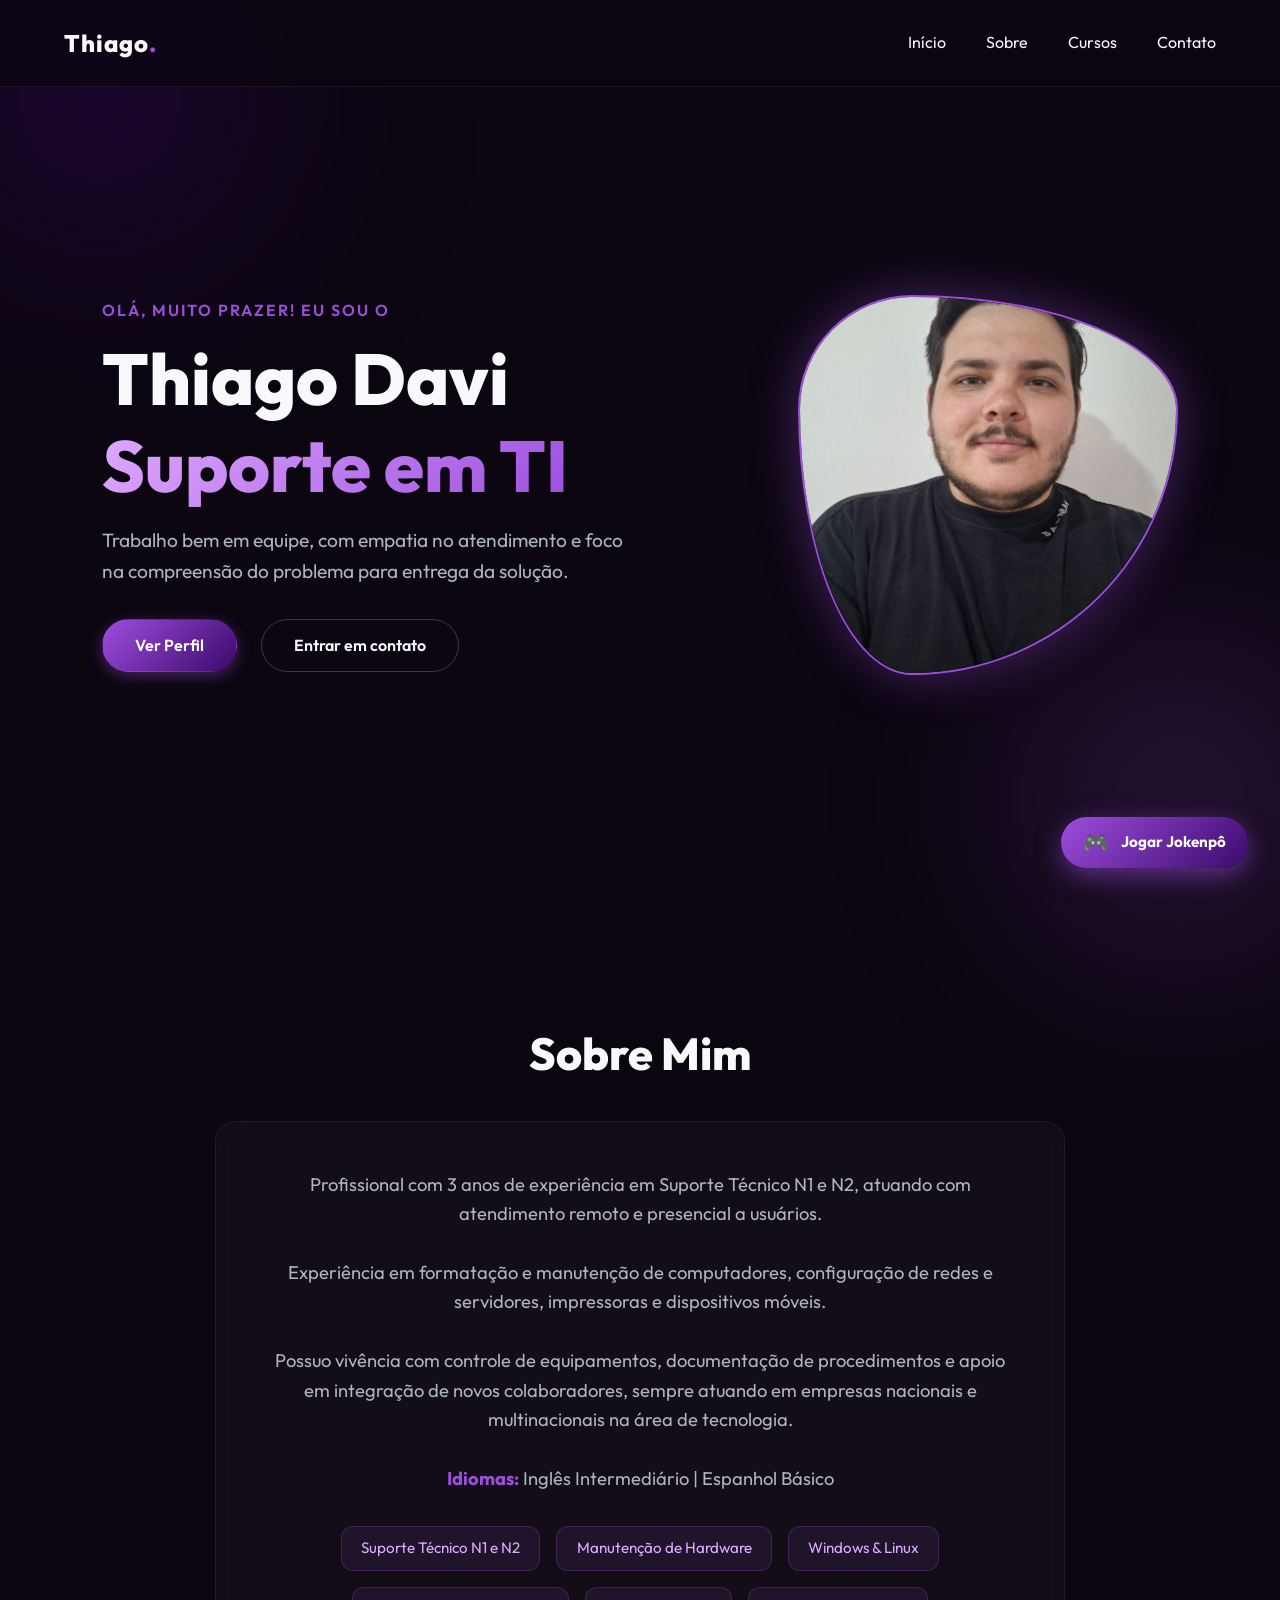
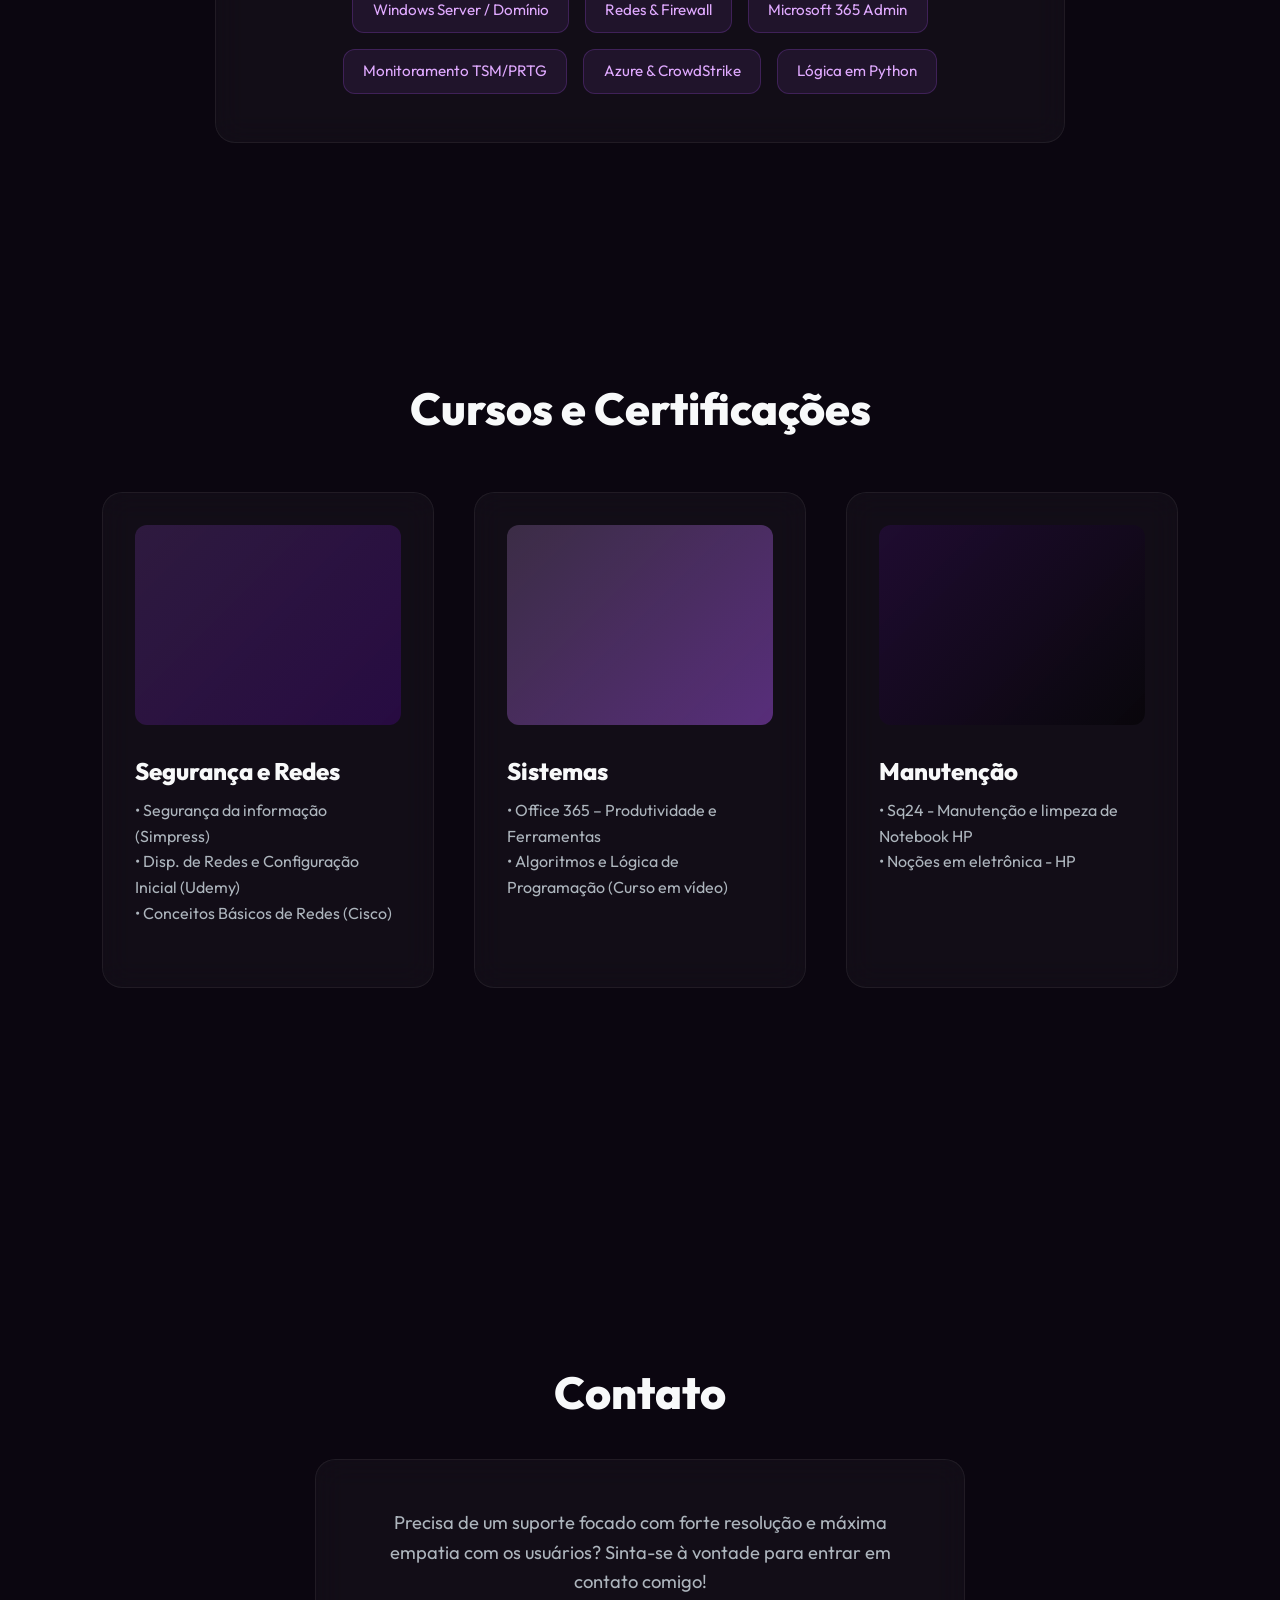
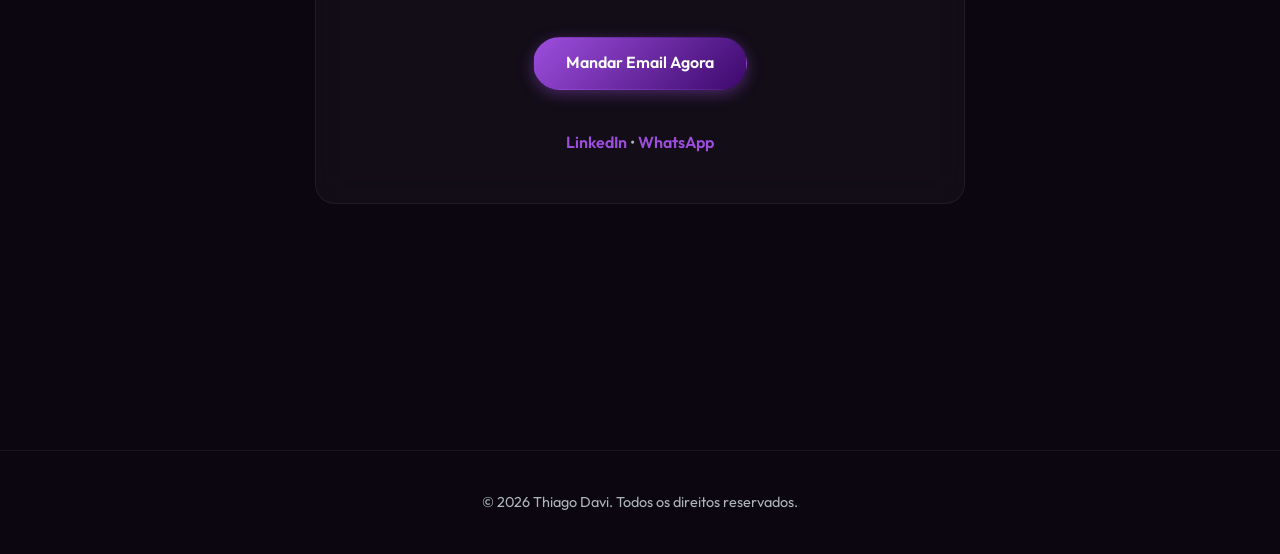
<file: index.html>
<!DOCTYPE html>
<html lang="pt-BR">
<head>
    <meta charset="UTF-8">
    <meta name="viewport" content="width=device-width, initial-scale=1.0">
    <title>Thiago Davi | Suporte em TI</title>
    <meta name="description" content="Portfólio de Thiago Davi - Profissional de Suporte Técnico.">
    
    <!-- Google Fonts: Outfit -->
    <link rel="preconnect" href="https://fonts.googleapis.com">
    <link rel="preconnect" href="https://fonts.gstatic.com" crossorigin>
    <link href="https://fonts.googleapis.com/css2?family=Outfit:wght@300;400;600;800&display=swap" rel="stylesheet">
    
    <!-- Custom CSS -->
    <link rel="stylesheet" href="style.css">
</head>
<body>
    <!-- Abstract Glow Effects background -->
    <div class="glow bottom-right"></div>
    <div class="glow top-left"></div>

    <nav class="navbar">
        <div class="logo">Thiago<span>.</span></div>
        <ul class="nav-links">
            <li><a href="#hero">Início</a></li>
            <li><a href="#about">Sobre</a></li>
            <li><a href="#projects">Cursos</a></li>
            <li><a href="#contact">Contato</a></li>
        </ul>
    </nav>

    <main>
        <section id="hero" class="hero section hidden">
            <div class="hero-content">
                <p class="greeting">Olá, muito prazer! Eu sou o</p>
                <h1 class="title">Thiago Davi<br><span>Suporte em TI</span></h1>
                <p class="subtitle">Trabalho bem em equipe, com empatia no atendimento e foco na compreensão do problema para entrega da solução.</p>
                <div class="hero-buttons">
                    <a href="#about" class="btn btn-primary">Ver Perfil</a>
                    <a href="#contact" class="btn btn-secondary">Entrar em contato</a>
                </div>
            </div>
            <div class="hero-image-container">
                <img src="avatar.jpg" alt="Foto de Thiago Davi" class="hero-image" id="profile-pic">
            </div>
        </section>

        <section id="about" class="about section hidden">
            <h2 class="section-title">Sobre Mim</h2>
            <div class="about-content glass-card">
                <p style="margin-bottom: 2rem;">Profissional com 3 anos de experiência em Suporte Técnico N1 e N2, atuando com atendimento remoto e presencial a usuários.<br><br>Experiência em formatação e manutenção de computadores, configuração de redes e servidores, impressoras e dispositivos móveis.<br><br>Possuo vivência com controle de equipamentos, documentação de procedimentos e apoio em integração de novos colaboradores, sempre atuando em empresas nacionais e multinacionais na área de tecnologia.<br><br><span style="color: var(--accent-purple); font-weight: bold;">Idiomas:</span> Inglês Intermediário | Espanhol Básico</p>
                <div class="skills">
                    <span class="skill-tag">Suporte Técnico N1 e N2</span>
                    <span class="skill-tag">Manutenção de Hardware</span>
                    <span class="skill-tag">Windows & Linux</span>
                    <span class="skill-tag">Windows Server / Domínio</span>
                    <span class="skill-tag">Redes & Firewall</span>
                    <span class="skill-tag">Microsoft 365 Admin</span>
                    <span class="skill-tag">Monitoramento TSM/PRTG</span>
                    <span class="skill-tag">Azure & CrowdStrike</span>
                    <span class="skill-tag">Lógica em Python</span>
                </div>
            </div>
        </section>

        <section id="projects" class="projects section hidden">
            <h2 class="section-title">Cursos e Certificações</h2>
            <div class="projects-grid">
                <div class="project-card glass-card">
                    <div class="project-img placeholder-1"></div>
                    <h3>Segurança e Redes</h3>
                    <p>• Segurança da informação (Simpress)<br>• Disp. de Redes e Configuração Inicial (Udemy)<br>• Conceitos Básicos de Redes (Cisco)</p>
                </div>
                <div class="project-card glass-card">
                    <div class="project-img placeholder-2"></div>
                    <h3>Sistemas</h3>
                    <p>• Office 365 – Produtividade e Ferramentas<br>• Algoritmos e Lógica de Programação (Curso em vídeo)</p>
                </div>
                <div class="project-card glass-card">
                    <div class="project-img placeholder-3"></div>
                    <h3>Manutenção</h3>
                    <p>• Sq24 - Manutenção e limpeza de Notebook HP<br>• Noções em eletrônica - HP</p>
                </div>
            </div>
        </section>

        <section id="contact" class="contact section hidden">
            <h2 class="section-title">Contato</h2>
            <div class="contact-content glass-card">
                <p>Precisa de um suporte focado com forte resolução e máxima empatia com os usuários? Sinta-se à vontade para entrar em contato comigo!</p>
                <a href="mailto:contato@exemplo.com.br" class="btn btn-primary">Mandar Email Agora</a>
                <div class="social-links">
                    <a href="https://www.linkedin.com/in/thiago-davi-27793626a/" target="_blank">LinkedIn</a> • <a href="https://wa.me/5541987349617" target="_blank">WhatsApp</a>
                </div>
            </div>
        </section>
    </main>

    <!-- Balão flutuante → Jokenpô -->
    <a href="jokenpo/index.html" class="fab" id="fab-jokenpo" title="Jogar Jokenpô">
        <span class="fab-icon">🎮</span>
        <span class="fab-label">Jogar Jokenpô</span>
    </a>

    <style>
    .fab {
        position: fixed;
        bottom: 2rem;
        right: 2rem;
        display: flex;
        align-items: center;
        gap: 0.7rem;
        background: linear-gradient(135deg, #9d4edd, #3c096c);
        color: #fff;
        text-decoration: none;
        padding: 0.85rem 1.4rem;
        border-radius: 50px;
        font-family: 'Outfit', sans-serif;
        font-weight: 700;
        font-size: 0.95rem;
        box-shadow: 0 8px 25px rgba(157, 78, 221, 0.5);
        z-index: 9999;
        transition: transform 0.4s cubic-bezier(0.34, 1.56, 0.64, 1),
                    box-shadow 0.4s ease;
        animation: fabFloat 3s ease-in-out infinite;
    }
    .fab:hover {
        transform: translateY(-6px) scale(1.05) !important;
        box-shadow: 0 14px 35px rgba(157, 78, 221, 0.7);
    }
    .fab-icon { font-size: 1.3rem; line-height: 1; }
    @keyframes fabFloat {
        0%, 100% { transform: translateY(0px); }
        50%       { transform: translateY(-7px); }
    }
    </style>

    <footer>
        <p>&copy; 2026 Thiago Davi. Todos os direitos reservados.</p>
    </footer>

    <!-- Custom Script -->
    <script src="script.js"></script>
</body>
</html>
</file>
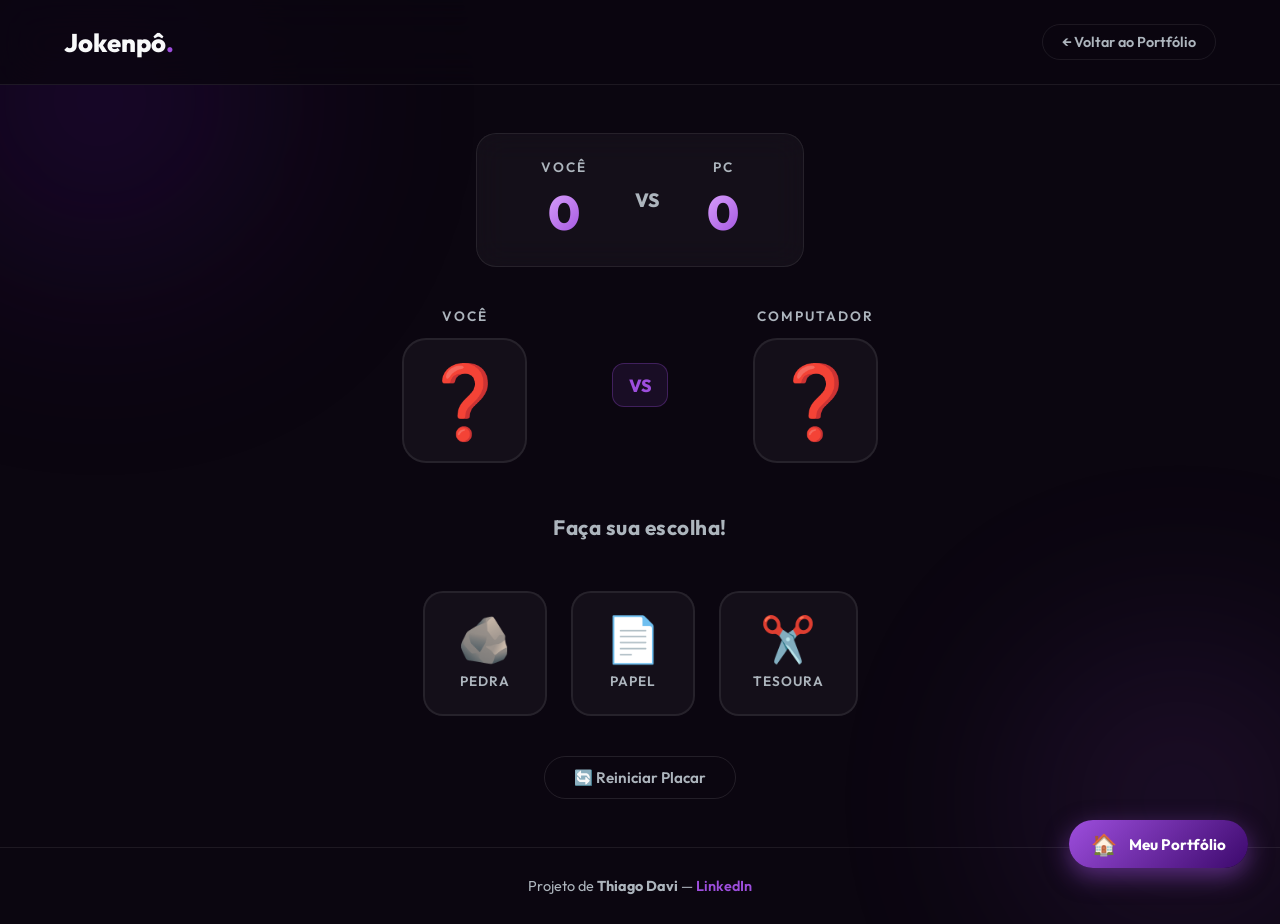
<file: jokenpo/index.html>
<!DOCTYPE html>
<html lang="pt-BR">
<head>
    <meta charset="UTF-8">
    <meta name="viewport" content="width=device-width, initial-scale=1.0">
    <title>Jokenpô | Thiago Davi</title>
    <meta name="description" content="Jogo de Pedra, Papel e Tesoura feito por Thiago Davi.">
    <link rel="preconnect" href="https://fonts.googleapis.com">
    <link rel="preconnect" href="https://fonts.gstatic.com" crossorigin>
    <link href="https://fonts.googleapis.com/css2?family=Outfit:wght@300;400;600;800&display=swap" rel="stylesheet">
    <link rel="stylesheet" href="style.css">
</head>
<body>
    <div class="glow top-left"></div>
    <div class="glow bottom-right"></div>

    <header>
        <div class="logo">Jokenpô<span>.</span></div>
        <a href="../index.html" class="back-btn">← Voltar ao Portfólio</a>
    </header>

    <main>
        <section class="scoreboard glass-card">
            <div class="score-block">
                <span class="score-label">Você</span>
                <span class="score-number" id="player-score">0</span>
            </div>
            <div class="score-divider">VS</div>
            <div class="score-block">
                <span class="score-label">PC</span>
                <span class="score-number" id="pc-score">0</span>
            </div>
        </section>

        <section class="arena">
            <div class="fighter">
                <div class="fighter-label">Você</div>
                <div class="choice-display" id="player-choice">❓</div>
            </div>
            <div class="vs-badge">VS</div>
            <div class="fighter">
                <div class="fighter-label">Computador</div>
                <div class="choice-display" id="pc-choice">❓</div>
            </div>
        </section>

        <div class="result-container">
            <p class="result-text" id="result-text">Faça sua escolha!</p>
        </div>

        <section class="choices">
            <button class="choice-btn" id="btn-rock" onclick="play('rock')">
                <span class="choice-icon">🪨</span>
                <span class="choice-name">Pedra</span>
            </button>
            <button class="choice-btn" id="btn-paper" onclick="play('paper')">
                <span class="choice-icon">📄</span>
                <span class="choice-name">Papel</span>
            </button>
            <button class="choice-btn" id="btn-scissors" onclick="play('scissors')">
                <span class="choice-icon">✂️</span>
                <span class="choice-name">Tesoura</span>
            </button>
        </section>

        <button class="reset-btn" onclick="resetGame()">🔄 Reiniciar Placar</button>
    </main>

    <footer>
        <p>Projeto de <strong>Thiago Davi</strong> &mdash; <a href="https://www.linkedin.com/in/thiago-davi-27793626a/" target="_blank">LinkedIn</a></p>
    </footer>

    <script src="script.js"></script>

    <!-- Balão flutuante → Portfólio -->
    <a href="../index.html" class="fab-back" id="fab-back" title="Voltar ao Portfólio">
        <span class="fab-back-icon">🏠</span>
        <span class="fab-back-label">Meu Portfólio</span>
    </a>

    <style>
    .fab-back {
        position: fixed;
        bottom: 2rem;
        right: 2rem;
        display: flex;
        align-items: center;
        gap: 0.7rem;
        background: linear-gradient(135deg, #9d4edd, #3c096c);
        color: #fff;
        text-decoration: none;
        padding: 0.85rem 1.4rem;
        border-radius: 50px;
        font-family: 'Outfit', sans-serif;
        font-weight: 700;
        font-size: 0.95rem;
        box-shadow: 0 8px 25px rgba(157, 78, 221, 0.5);
        z-index: 9999;
        transition: transform 0.4s cubic-bezier(0.34, 1.56, 0.64, 1),
                    box-shadow 0.4s ease;
        animation: fabFloat 3s ease-in-out infinite;
    }
    .fab-back:hover {
        transform: translateY(-6px) scale(1.05) !important;
        box-shadow: 0 14px 35px rgba(157, 78, 221, 0.7);
    }
    .fab-back-icon { font-size: 1.3rem; line-height: 1; }
    @keyframes fabFloat {
        0%, 100% { transform: translateY(0px); }
        50%       { transform: translateY(-7px); }
    }
    </style>
</body>
</html>
</file>
<file: style.css>
:root {
    /* Palette: Dark theme leaning to purple + black */
    --bg-color: #0b0610;       /* Very dark purple-black */
    --text-main: #f8f9fa;      /* White */
    --text-muted: #adb5bd;     /* Light grey text */
    --accent-purple: #9d4edd;  /* Vibrant Purple */
    --accent-dark: #3c096c;    /* Deep Purple */
    --accent-glow: rgba(157, 78, 221, 0.4); 
    
    /* Glassmorphism Variables */
    --glass-bg: rgba(255, 255, 255, 0.03);
    --glass-border: rgba(255, 255, 255, 0.06);
}

* {
    margin: 0;
    padding: 0;
    box-sizing: border-box;
    font-family: 'Outfit', sans-serif;
}

body {
    background-color: var(--bg-color);
    color: var(--text-main);
    overflow-x: hidden;
    line-height: 1.6;
}

/* Background Glowing Abstract Circles */
.glow {
    position: fixed;
    width: 600px;
    height: 600px;
    border-radius: 50%;
    z-index: -1;
    filter: blur(90px);
    opacity: 0.5;
}

.top-left {
    top: -200px;
    left: -200px;
    background: radial-gradient(circle, var(--accent-dark) 0%, transparent 60%);
}

.bottom-right {
    bottom: -200px;
    right: -200px;
    background: radial-gradient(circle, var(--accent-purple) 0%, transparent 60%);
    opacity: 0.25;
}

/* Typography Enhancements */
h1, h2, h3 {
    font-weight: 800;
    line-height: 1.2;
}

.title {
    font-size: 4.5rem;
    margin-bottom: 1rem;
}

/* Text Gradient Effect */
.title span {
    background: linear-gradient(135deg, #e0aaff, #9d4edd);
    -webkit-background-clip: text;
    -webkit-text-fill-color: transparent;
    display: inline-block;
}

.subtitle {
    font-size: 1.2rem;
    color: var(--text-muted);
    max-width: 550px;
    margin-bottom: 2rem;
}

.section-title {
    font-size: 2.8rem;
    margin-bottom: 2.5rem;
    text-align: center;
}

/* Navbar */
.navbar {
    display: flex;
    justify-content: space-between;
    align-items: center;
    padding: 1.5rem 5%;
    position: fixed;
    top: 0;
    width: 100%;
    background: rgba(11, 6, 16, 0.75);
    backdrop-filter: blur(15px);
    -webkit-backdrop-filter: blur(15px);
    z-index: 1000;
    border-bottom: 1px solid var(--glass-border);
}

.logo {
    font-size: 1.5rem;
    font-weight: 800;
    letter-spacing: 1px;
}

.logo span {
    color: var(--accent-purple);
}

.nav-links {
    list-style: none;
    display: flex;
    gap: 2.5rem;
}

.nav-links a {
    color: var(--text-main);
    text-decoration: none;
    font-size: 1rem;
    font-weight: 400;
    transition: color 0.3s ease;
}

.nav-links a:hover {
    color: var(--accent-purple);
}

/* Reusable Buttons */
.btn {
    display: inline-block;
    padding: 0.8rem 2rem;
    border-radius: 50px;
    text-decoration: none;
    font-weight: 600;
    transition: all 0.4s cubic-bezier(0.175, 0.885, 0.32, 1.275);
    cursor: pointer;
}

.btn-primary {
    background: linear-gradient(135deg, var(--accent-purple), var(--accent-dark));
    color: #fff;
    box-shadow: 0 4px 15px var(--accent-glow);
    border: 1px solid transparent;
}

.btn-primary:hover {
    transform: translateY(-3px);
    box-shadow: 0 8px 25px rgba(157, 78, 221, 0.6);
}

.btn-secondary {
    background: transparent;
    color: var(--text-main);
    border: 1px solid rgba(255, 255, 255, 0.2);
}

.btn-secondary:hover {
    background: var(--glass-bg);
    border-color: var(--accent-purple);
    transform: translateY(-3px);
}

.btn-small {
    padding: 0.6rem 1.2rem;
    font-size: 0.9rem;
    margin-top: 1rem;
    border: 1px solid var(--accent-purple);
    color: var(--text-main);
    align-self: flex-start;
}
.btn-small:hover {
    background: var(--accent-purple);
    color: #fff;
}

/* Container Spacing for Sections */
.section {
    min-height: 100vh;
    padding: 120px 8% 50px;
    display: flex;
    flex-direction: column;
    justify-content: center;
}

/* Hero Content */
.hero {
    flex-direction: row;
    align-items: center;
    justify-content: space-between;
}

.hero-content {
    flex: 1;
}

.greeting {
    color: var(--accent-purple);
    font-weight: 600;
    margin-bottom: 0.8rem;
    letter-spacing: 2px;
    text-transform: uppercase;
}

.hero-buttons {
    display: flex;
    gap: 1.5rem;
}

.hero-image-container {
    flex: 1;
    display: flex;
    justify-content: flex-end;
}

/* Hero Avatar image and animations */
.hero-image {
    width: 380px;
    height: 380px;
    object-fit: cover;
    /* Soft organic shape animation */
    border-radius: 30% 70% 70% 30% / 30% 30% 70% 70%;
    border: 2px solid var(--accent-purple);
    box-shadow: 0 0 50px var(--accent-glow);
    animation: morphAvatar 8s ease-in-out infinite;
    background: linear-gradient(135deg, rgba(255,255,255,0.05), rgba(157, 78, 221, 0.2));
}

@keyframes morphAvatar {
    0% { border-radius: 30% 70% 70% 30% / 30% 30% 70% 70%; }
    25% { border-radius: 58% 42% 75% 25% / 76% 46% 54% 24%; }
    50% { border-radius: 50% 50% 33% 67% / 55% 27% 73% 45%; }
    75% { border-radius: 33% 67% 58% 42% / 63% 68% 32% 37%; }
    100% { border-radius: 30% 70% 70% 30% / 30% 30% 70% 70%; }
}

/* Glassmorphism Card System */
.glass-card {
    background: var(--glass-bg);
    backdrop-filter: blur(15px);
    -webkit-backdrop-filter: blur(15px);
    border: 1px solid var(--glass-border);
    border-radius: 20px;
    padding: 3rem;
    transition: transform 0.4s ease, border-color 0.4s ease, box-shadow 0.4s ease;
}

.glass-card:hover {
    transform: translateY(-8px);
    border-color: rgba(157, 78, 221, 0.4);
    box-shadow: 0 10px 30px rgba(0, 0, 0, 0.5);
}

/* About Section */
.about-content {
    max-width: 850px;
    margin: 0 auto;
    text-align: center;
}

.about-content p {
    font-size: 1.15rem;
    color: var(--text-muted);
    margin-bottom: 2.5rem;
}

.skills {
    display: flex;
    flex-wrap: wrap;
    gap: 1rem;
    justify-content: center;
}

.skill-tag {
    background: rgba(157, 78, 221, 0.1);
    border: 1px solid rgba(157, 78, 221, 0.25);
    padding: 0.6rem 1.2rem;
    border-radius: 12px;
    font-size: 0.95rem;
    color: #e0aaff;
    transition: all 0.3s;
}

.skill-tag:hover {
    background: rgba(157, 78, 221, 0.2);
    transform: translateY(-2px);
}

/* Projects Layout */
.projects-grid {
    display: grid;
    grid-template-columns: repeat(auto-fit, minmax(320px, 1fr));
    gap: 2.5rem;
    margin-top: 1rem;
}

.project-card {
    display: flex;
    flex-direction: column;
    padding: 2rem;
}

.project-img {
    width: 100%;
    height: 200px;
    border-radius: 12px;
    margin-bottom: 2rem;
    background-size: cover;
    background-position: center;
}

.placeholder-1 { background: linear-gradient(135deg, rgba(157,78,221,0.2), rgba(60,9,108,0.5)); }
.placeholder-2 { background: linear-gradient(135deg, rgba(224,170,255,0.2), rgba(157,78,221,0.5)); }
.placeholder-3 { background: linear-gradient(135deg, rgba(60,9,108,0.3), rgba(0,0,0,0.5)); }

.project-card h3 {
    margin-bottom: 0.8rem;
    font-size: 1.5rem;
}

.project-card p {
    color: var(--text-muted);
    font-size: 1rem;
    flex-grow: 1;
    margin-bottom: 1.8rem;
}

/* Contact Area */
.contact-content {
    max-width: 650px;
    margin: 0 auto;
    text-align: center;
}

.contact-content p {
    color: var(--text-muted);
    margin-bottom: 2.5rem;
    font-size: 1.15rem;
}

.social-links {
    margin-top: 2.5rem;
    font-size: 1rem;
    color: var(--text-muted);
}
.social-links a {
    color: var(--accent-purple);
    text-decoration: none;
    transition: color 0.3s;
    font-weight: 600;
}
.social-links a:hover {
    color: #fff;
}

/* Footer Element */
footer {
    text-align: center;
    padding: 2.5rem;
    border-top: 1px solid var(--glass-border);
    color: var(--text-muted);
    font-size: 0.9rem;
    margin-top: 50px;
}

/* Scroll Revelate Animation Classes */
.hidden {
    opacity: 0;
    transform: translateY(40px);
    transition: opacity 0.8s ease-out, transform 0.8s cubic-bezier(0.175, 0.885, 0.32, 1);
}

.show {
    opacity: 1;
    transform: translateY(0);
}

/* Responsive Rules */
@media (max-width: 900px) {
    .title {
        font-size: 3.5rem;
    }
    .hero-image {
        width: 300px;
        height: 300px;
    }
    .section {
        padding: 100px 5% 50px;
    }
}

@media (max-width: 768px) {
    .nav-links {
        display: none; 
    }
    
    .hero {
        flex-direction: column-reverse;
        text-align: center;
        padding-top: 130px;
    }
    
    .hero-content {
        margin-top: 3.5rem;
    }

    .hero-buttons {
        justify-content: center;
    }

    .title {
        font-size: 2.8rem;
    }

    .subtitle {
        margin: 0 auto 2.5rem;
    }
    
    .hero-image {
        width: 250px;
        height: 250px;
    }
}
</file>
<file: jokenpo/style.css>
:root {
    --bg-color: #0b0610;
    --text-main: #f8f9fa;
    --text-muted: #adb5bd;
    --accent-purple: #9d4edd;
    --accent-dark: #3c096c;
    --accent-glow: rgba(157, 78, 221, 0.4);
    --glass-bg: rgba(255, 255, 255, 0.04);
    --glass-border: rgba(255, 255, 255, 0.08);
    --win-color: #56cfd0;
    --lose-color: #e05c7c;
    --draw-color: #e0aaff;
}

* { margin: 0; padding: 0; box-sizing: border-box; font-family: 'Outfit', sans-serif; }

body {
    background-color: var(--bg-color);
    color: var(--text-main);
    min-height: 100vh;
    overflow-x: hidden;
    display: flex;
    flex-direction: column;
}

.glow {
    position: fixed;
    width: 500px;
    height: 500px;
    border-radius: 50%;
    z-index: -1;
    filter: blur(100px);
    pointer-events: none;
}
.top-left {
    top: -150px; left: -150px;
    background: radial-gradient(circle, var(--accent-dark) 0%, transparent 65%);
    opacity: 0.5;
}
.bottom-right {
    bottom: -150px; right: -150px;
    background: radial-gradient(circle, var(--accent-purple) 0%, transparent 65%);
    opacity: 0.2;
}

header {
    display: flex;
    justify-content: space-between;
    align-items: center;
    padding: 1.5rem 5%;
    border-bottom: 1px solid var(--glass-border);
    background: rgba(11, 6, 16, 0.8);
    backdrop-filter: blur(20px);
    position: sticky;
    top: 0;
    z-index: 100;
}

.logo { font-size: 1.6rem; font-weight: 800; }
.logo span { color: var(--accent-purple); }

.back-btn {
    color: var(--text-muted);
    text-decoration: none;
    font-size: 0.9rem;
    font-weight: 600;
    border: 1px solid var(--glass-border);
    padding: 0.5rem 1.2rem;
    border-radius: 50px;
    transition: all 0.3s ease;
}
.back-btn:hover { color: var(--accent-purple); border-color: var(--accent-purple); }

main {
    flex: 1;
    display: flex;
    flex-direction: column;
    align-items: center;
    justify-content: center;
    gap: 2.5rem;
    padding: 3rem 5%;
}

.glass-card {
    background: var(--glass-bg);
    border: 1px solid var(--glass-border);
    border-radius: 20px;
    backdrop-filter: blur(15px);
}

/* Scoreboard */
.scoreboard {
    display: flex;
    align-items: center;
    justify-content: center;
    gap: 3rem;
    padding: 1.5rem 4rem;
}

.score-block { display: flex; flex-direction: column; align-items: center; gap: 0.4rem; }

.score-label {
    font-size: 0.85rem;
    font-weight: 600;
    text-transform: uppercase;
    letter-spacing: 2px;
    color: var(--text-muted);
}

.score-number {
    font-size: 3rem;
    font-weight: 800;
    background: linear-gradient(135deg, #e0aaff, var(--accent-purple));
    -webkit-background-clip: text;
    background-clip: text;
    -webkit-text-fill-color: transparent;
    transition: transform 0.3s cubic-bezier(0.34, 1.56, 0.64, 1);
    display: inline-block;
}

.score-number.bump { transform: scale(1.5); }

.score-divider { font-size: 1.2rem; font-weight: 800; color: var(--text-muted); }

/* Arena */
.arena {
    display: flex;
    align-items: center;
    justify-content: center;
    gap: 3rem;
    width: 100%;
    max-width: 550px;
}

.fighter { display: flex; flex-direction: column; align-items: center; gap: 0.8rem; flex: 1; }

.fighter-label {
    font-size: 0.85rem;
    font-weight: 600;
    text-transform: uppercase;
    letter-spacing: 2px;
    color: var(--text-muted);
}

.choice-display {
    font-size: 4.5rem;
    background: var(--glass-bg);
    border: 2px solid var(--glass-border);
    border-radius: 24px;
    width: 125px;
    height: 125px;
    display: flex;
    align-items: center;
    justify-content: center;
    transition: border-color 0.4s ease, box-shadow 0.4s ease;
}

.choice-display.win-glow {
    border-color: var(--win-color);
    box-shadow: 0 0 35px rgba(86, 207, 208, 0.5);
}
.choice-display.lose-glow {
    border-color: var(--lose-color);
    box-shadow: 0 0 35px rgba(224, 92, 124, 0.4);
}

.choice-display.bounce { animation: bounceIn 0.55s cubic-bezier(0.34, 1.56, 0.64, 1) forwards; }
.choice-display.shake  { animation: shake 0.5s ease forwards; }

@keyframes bounceIn {
    0%   { transform: scale(0.4); opacity: 0; }
    60%  { transform: scale(1.18); }
    100% { transform: scale(1); opacity: 1; }
}
@keyframes shake {
    0%,100% { transform: translateX(0); }
    20% { transform: translateX(-8px) rotate(-4deg); }
    40% { transform: translateX(8px) rotate(4deg); }
    60% { transform: translateX(-5px); }
    80% { transform: translateX(5px); }
}

.vs-badge {
    font-size: 1.1rem;
    font-weight: 800;
    color: var(--accent-purple);
    background: rgba(157, 78, 221, 0.1);
    border: 1px solid rgba(157, 78, 221, 0.3);
    padding: 0.6rem 1rem;
    border-radius: 12px;
    flex-shrink: 0;
}

/* Result */
.result-container { min-height: 48px; display: flex; align-items: center; }

.result-text {
    font-size: 1.3rem;
    font-weight: 700;
    color: var(--text-muted);
    text-align: center;
    letter-spacing: 0.5px;
}
.result-text.win  { color: var(--win-color); }
.result-text.lose { color: var(--lose-color); }
.result-text.draw { color: var(--draw-color); }
.result-text.pop  { animation: popIn 0.45s cubic-bezier(0.34, 1.56, 0.64, 1) both; }

@keyframes popIn {
    0%   { transform: scale(0.6); opacity: 0; }
    100% { transform: scale(1);   opacity: 1; }
}

/* Choice Buttons */
.choices { display: flex; gap: 1.5rem; flex-wrap: wrap; justify-content: center; }

.choice-btn {
    display: flex;
    flex-direction: column;
    align-items: center;
    gap: 0.6rem;
    background: var(--glass-bg);
    border: 2px solid var(--glass-border);
    border-radius: 20px;
    padding: 1.5rem 2rem;
    cursor: pointer;
    color: var(--text-main);
    min-width: 110px;
    transition: all 0.3s cubic-bezier(0.34, 1.56, 0.64, 1);
}
.choice-btn:hover {
    border-color: var(--accent-purple);
    background: rgba(157, 78, 221, 0.1);
    transform: translateY(-8px) scale(1.05);
    box-shadow: 0 12px 30px var(--accent-glow);
}
.choice-btn:active { transform: scale(0.95); }
.choice-btn:disabled { opacity: 0.45; cursor: not-allowed; transform: none !important; box-shadow: none !important; }

.choice-icon { font-size: 2.8rem; line-height: 1; }
.choice-name {
    font-size: 0.85rem;
    font-weight: 600;
    text-transform: uppercase;
    letter-spacing: 1px;
    color: var(--text-muted);
}

/* Reset */
.reset-btn {
    background: transparent;
    border: 1px solid rgba(255,255,255,0.1);
    color: var(--text-muted);
    padding: 0.7rem 1.8rem;
    border-radius: 50px;
    cursor: pointer;
    font-family: 'Outfit', sans-serif;
    font-size: 0.95rem;
    font-weight: 600;
    transition: all 0.3s ease;
}
.reset-btn:hover {
    border-color: var(--accent-purple);
    color: var(--text-main);
    background: rgba(157, 78, 221, 0.08);
}

footer {
    text-align: center;
    padding: 1.8rem;
    border-top: 1px solid var(--glass-border);
    color: var(--text-muted);
    font-size: 0.9rem;
}
footer a { color: var(--accent-purple); text-decoration: none; font-weight: 600; }
footer a:hover { color: #e0aaff; }

/* Responsive */
@media (max-width: 600px) {
    .scoreboard { padding: 1.2rem 2rem; gap: 2rem; }
    .score-number { font-size: 2.2rem; }
    .arena { gap: 1.2rem; }
    .choice-display { font-size: 3.2rem; width: 100px; height: 100px; }
    .choices { gap: 1rem; }
    .choice-btn { padding: 1.2rem 1.4rem; min-width: 90px; }
    .choice-icon { font-size: 2.2rem; }
    .result-text { font-size: 1.1rem; }
}
</file>
